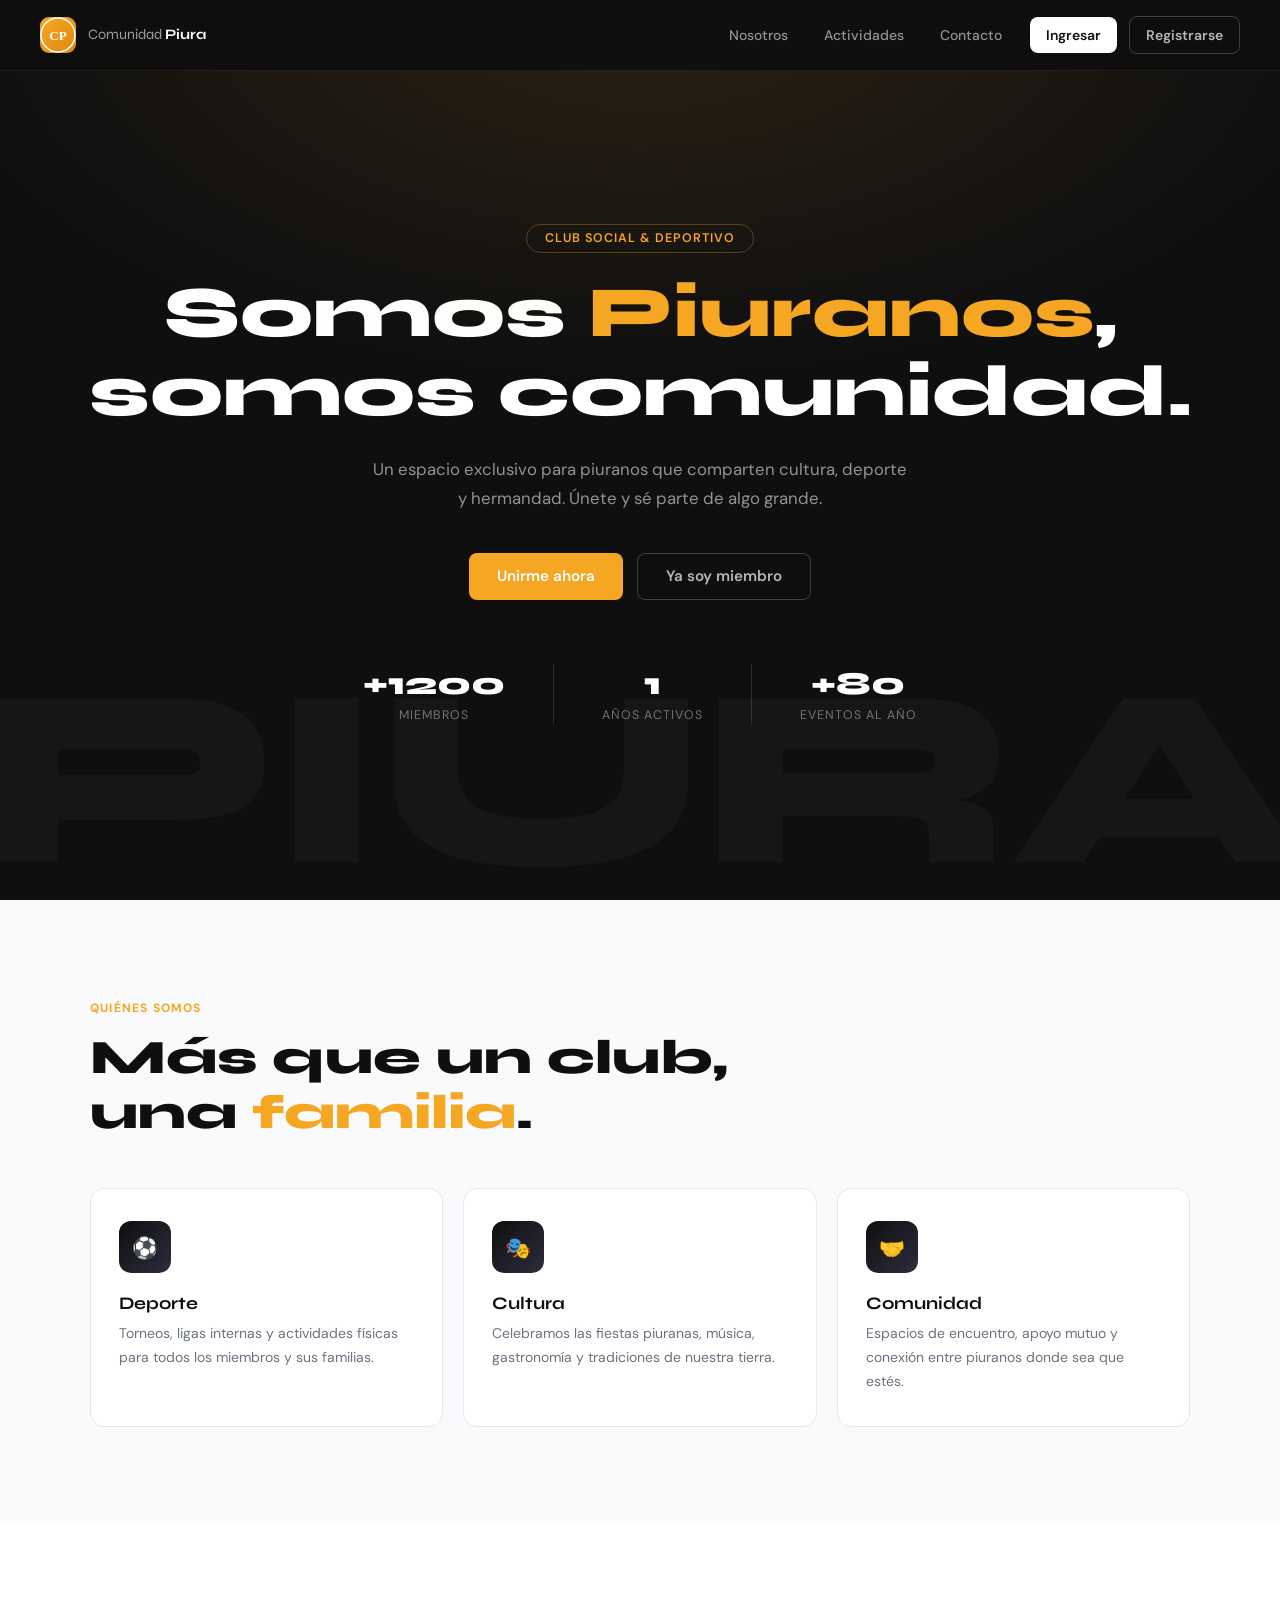
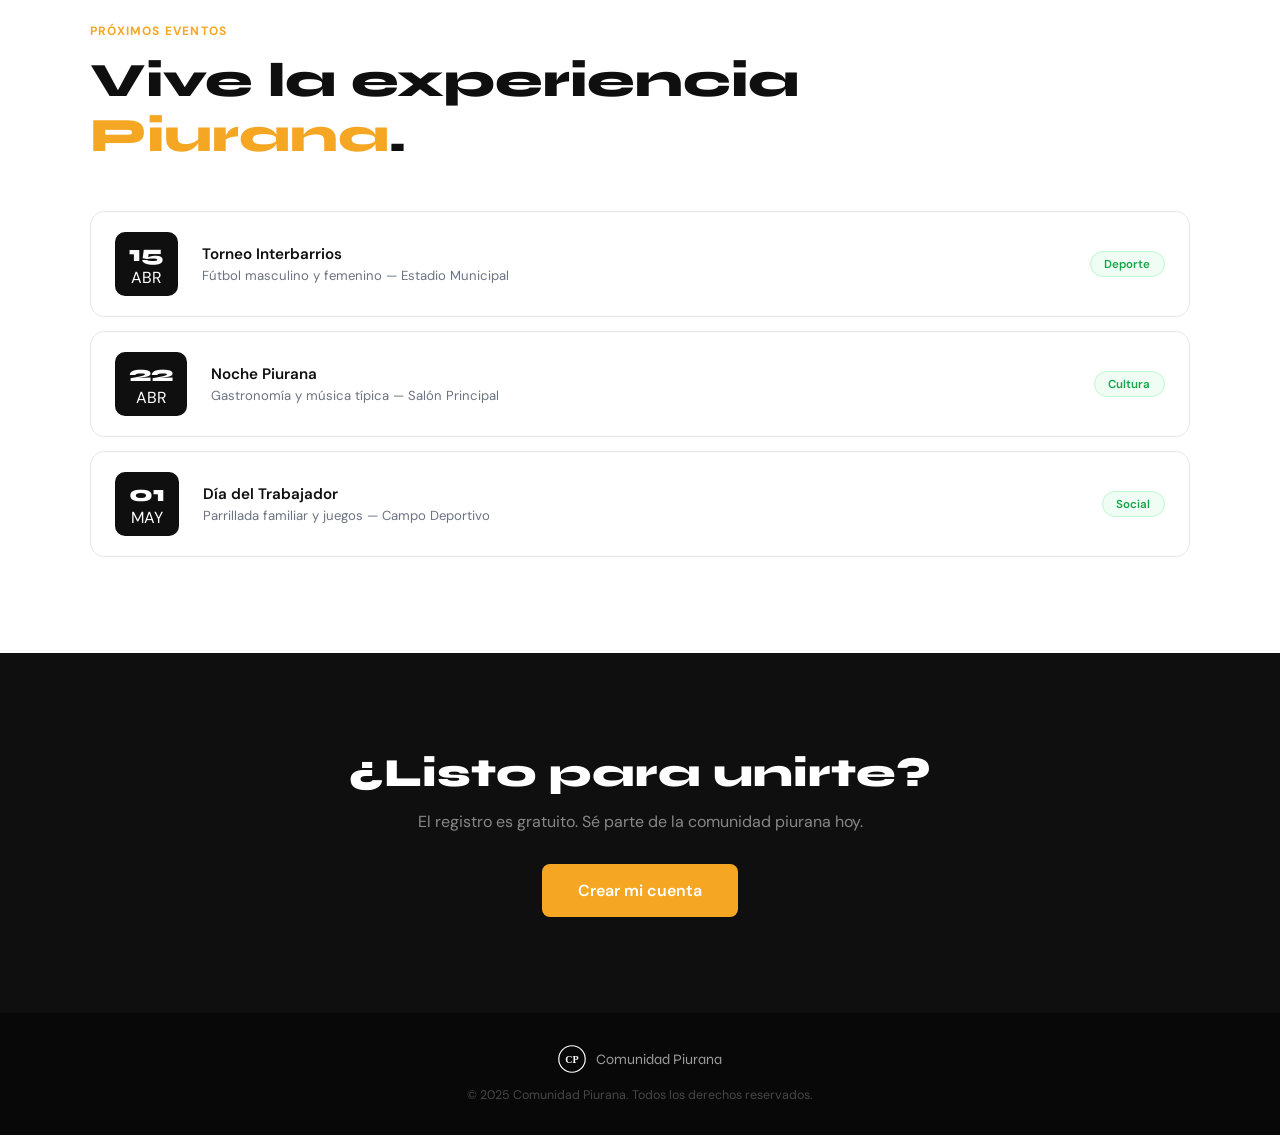
<file: index.html>
<!DOCTYPE html>
<html lang="es">
<head>
  <meta charset="UTF-8" />
  <meta name="viewport" content="width=device-width, initial-scale=1.0"/>
  <title>Comunidad Piura</title>
  <link rel="stylesheet" href="css/index.css" />
  <link href="https://fonts.googleapis.com/css2?family=Syne:wght@400;500;600;700;800&family=DM+Sans:wght@300;400;500;600&display=swap" rel="stylesheet"/>
</head>
<body>

  <!-- ====== NAVBAR ====== -->
  <nav class="navbar">
    <div class="navbar__logo">
      <div class="logo-icon">
        <svg width="36" height="36" viewBox="0 0 36 36" fill="none">
          <circle cx="18" cy="18" r="17" stroke="white" stroke-width="1.5"/>
          <text x="18" y="23" text-anchor="middle" fill="white" font-size="13" font-family="Playfair Display" font-weight="700">CP</text>
        </svg>
      </div>
      <span class="logo-text">Comunidad <strong>Piura</strong></span>
    </div>
    <div class="navbar__links">
      <a href="#nosotros">Nosotros</a>
      <a href="#actividades">Actividades</a>
      <a href="#contacto">Contacto</a>
      <a href="login/login.html" class="btn-nav">Ingresar</a>
      <a href="registro/registro.html" class="btn-nav btn-nav--outline">Registrarse</a>
    </div>
    <button class="navbar__hamburger" id="hamburger">
      <span></span><span></span><span></span>
    </button>
  </nav>

  <!-- ====== HERO ====== -->
  <section class="hero">
    <div class="hero__bg-text">PIURA</div>
    <div class="hero__content">
      <p class="hero__eyebrow">Club Social & Deportivo</p>
      <h1 class="hero__title">Somos <span>Piuranos</span>,<br/>somos comunidad.</h1>
      <p class="hero__subtitle">Un espacio exclusivo para piuranos que comparten cultura, deporte y hermandad. Únete y sé parte de algo grande.</p>
      <div class="hero__buttons">
        <a href="registro/registro.html" class="btn btn--primary">Unirme ahora</a>
        <a href="login/login.html" class="btn btn--ghost">Ya soy miembro</a>
      </div>
    </div>
    <div class="hero__stats">
      <div class="stat"><span class="stat__num">+1200</span><span class="stat__label">Miembros</span></div>
      <div class="stat__divider"></div>
      <div class="stat"><span class="stat__num">1</span><span class="stat__label">Años activos</span></div>
      <div class="stat__divider"></div>
      <div class="stat"><span class="stat__num">+80</span><span class="stat__label">Eventos al año</span></div>
    </div>
  </section>

  <!-- ====== NOSOTROS ====== -->
  <section class="section section--dark" id="nosotros">
    <div class="section__inner">
      <div class="section__label">Quiénes somos</div>
      <h2 class="section__title">Más que un club,<br/>una <em>familia</em>.</h2>
      <div class="cards">
        <div class="card">
          <div class="card__icon">⚽</div>
          <h3>Deporte</h3>
          <p>Torneos, ligas internas y actividades físicas para todos los miembros y sus familias.</p>
        </div>
        <div class="card">
          <div class="card__icon">🎭</div>
          <h3>Cultura</h3>
          <p>Celebramos las fiestas piuranas, música, gastronomía y tradiciones de nuestra tierra.</p>
        </div>
        <div class="card">
          <div class="card__icon">🤝</div>
          <h3>Comunidad</h3>
          <p>Espacios de encuentro, apoyo mutuo y conexión entre piuranos donde sea que estés.</p>
        </div>
      </div>
    </div>
  </section>

  <!-- ====== ACTIVIDADES ====== -->
  <section class="section" id="actividades">
    <div class="section__inner">
      <div class="section__label">Próximos eventos</div>
      <h2 class="section__title">Vive la experiencia<br/><em>Piurana</em>.</h2>
      <div class="events">
        <div class="event">
          <div class="event__date"><span>15</span>ABR</div>
          <div class="event__info">
            <h4>Torneo Interbarrios</h4>
            <p>Fútbol masculino y femenino — Estadio Municipal</p>
          </div>
          <span class="event__tag">Deporte</span>
        </div>
        <div class="event">
          <div class="event__date"><span>22</span>ABR</div>
          <div class="event__info">
            <h4>Noche Piurana</h4>
            <p>Gastronomía y música típica — Salón Principal</p>
          </div>
          <span class="event__tag">Cultura</span>
        </div>
        <div class="event">
          <div class="event__date"><span>01</span>MAY</div>
          <div class="event__info">
            <h4>Día del Trabajador</h4>
            <p>Parrillada familiar y juegos — Campo Deportivo</p>
          </div>
          <span class="event__tag">Social</span>
        </div>
      </div>
    </div>
  </section>

  <!-- ====== CTA ====== -->
  <section class="cta" id="contacto">
    <div class="cta__inner">
      <h2>¿Listo para unirte?</h2>
      <p>El registro es gratuito. Sé parte de la comunidad piurana hoy.</p>
      <a href="registro/registro.html" class="btn btn--primary btn--large">Crear mi cuenta</a>
    </div>
  </section>

  <!-- ====== FOOTER ====== -->
  <footer class="footer">
    <div class="footer__logo">
      <svg width="28" height="28" viewBox="0 0 36 36" fill="none">
        <circle cx="18" cy="18" r="17" stroke="white" stroke-width="1.5"/>
        <text x="18" y="23" text-anchor="middle" fill="white" font-size="13" font-family="Playfair Display" font-weight="700">CP</text>
      </svg>
      <span>Comunidad Piurana</span>
    </div>
    <p class="footer__copy">© 2025 Comunidad Piurana. Todos los derechos reservados.</p>
  </footer>

  <script src="js/index.js"></script>
</body>
</html>
</file>
<file: css/index.css>
/* ============================================================
   COMUNIDAD PIURANA — INDEX CSS (Rediseño 2025)
   Fuentes: Syne + DM Sans  |  Estilo: Moderno, Clean, Bold
   ============================================================ */

*, *::before, *::after { box-sizing: border-box; margin: 0; padding: 0; }

:root {
  --black:   #0f0f10;
  --white:   #ffffff;
  --accent:  #f5a623;
  --gray-50: #f9fafb;
  --gray-100:#f3f4f6;
  --gray-500:#6b7280;
  --gray-800:#1f2937;
  --font-display: 'Syne', sans-serif;
  --font-body:    'DM Sans', sans-serif;
  --radius: 14px;
  --radius-sm: 8px;
}

html { scroll-behavior: smooth; }
body { font-family: var(--font-body); color: var(--black); background: #fff; overflow-x: hidden; }

/* ========== NAVBAR ========== */
.navbar {
  position: fixed; top: 0; left: 0; right: 0; z-index: 100;
  display: flex; align-items: center; justify-content: space-between;
  padding: 1rem 2.5rem;
  background: rgba(15,15,16,.92);
  backdrop-filter: blur(16px);
  border-bottom: 1px solid rgba(255,255,255,.07);
  gap: 1rem;
}
.navbar__logo { display: flex; align-items: center; gap: .75rem; text-decoration: none; }
.logo-icon {
  width: 36px; height: 36px; border-radius: 9px;
  background: linear-gradient(135deg, var(--accent), #e08a0e);
  display: flex; align-items: center; justify-content: center;
  font-family: var(--font-display); font-weight: 800; font-size: .8rem; color: #fff;
}
.logo-text { font-family: var(--font-display); font-size: .9rem; color: rgba(255,255,255,.6); font-weight: 400; }
.logo-text strong { color: #fff; font-weight: 700; }
.navbar__links { display: flex; align-items: center; gap: .25rem; }
.navbar__links a {
  padding: .55rem 1rem; border-radius: var(--radius-sm);
  text-decoration: none; font-size: .875rem;
  color: rgba(255,255,255,.55); font-weight: 500;
  transition: color .18s, background .18s;
}
.navbar__links a:hover { color: #fff; background: rgba(255,255,255,.07); }
.btn-nav {
  background: #fff; color: var(--black) !important;
  font-weight: 600 !important; margin-left: .5rem;
}
.btn-nav:hover { background: var(--accent) !important; color: #fff !important; }
.btn-nav--outline {
  background: transparent !important; color: rgba(255,255,255,.7) !important;
  border: 1.5px solid rgba(255,255,255,.2) !important;
}
.btn-nav--outline:hover { border-color: var(--accent) !important; color: var(--accent) !important; background: transparent !important; }
.navbar__hamburger {
  display: none; background: none; border: none; cursor: pointer;
  flex-direction: column; gap: 5px; padding: .25rem;
}
.navbar__hamburger span {
  display: block; width: 22px; height: 2px;
  background: rgba(255,255,255,.7); border-radius: 99px; transition: all .3s;
}

/* ========== HERO ========== */
.hero {
  min-height: 100vh;
  background: var(--black);
  display: flex; flex-direction: column;
  align-items: center; justify-content: center;
  text-align: center; position: relative; overflow: hidden;
  padding: 8rem 2rem 5rem;
}
.hero::before {
  content: '';
  position: absolute; inset: 0;
  background: radial-gradient(ellipse 80% 60% at 50% 0%, rgba(245,166,35,.12) 0%, transparent 70%);
  pointer-events: none;
}
.hero__bg-text {
  position: absolute; bottom: -2rem; left: 50%; transform: translateX(-50%);
  font-family: var(--font-display); font-size: clamp(8rem, 20vw, 18rem);
  font-weight: 800; color: rgba(255,255,255,.03);
  white-space: nowrap; pointer-events: none; user-select: none; letter-spacing: -.02em;
}
.hero__eyebrow {
  display: inline-block; margin-bottom: 1.25rem;
  padding: .35rem 1.1rem;
  border: 1px solid rgba(245,166,35,.3);
  border-radius: 99px;
  font-size: .78rem; font-weight: 600; letter-spacing: .08em;
  text-transform: uppercase; color: var(--accent);
}
.hero__title {
  font-family: var(--font-display);
  font-size: clamp(2.5rem, 6vw, 4.5rem);
  font-weight: 800; color: #fff; line-height: 1.1;
  margin-bottom: 1.5rem;
}
.hero__title span { color: var(--accent); }
.hero__subtitle {
  font-size: 1.05rem; color: rgba(255,255,255,.55);
  max-width: 540px; margin: 0 auto 2.5rem; line-height: 1.7;
}
.hero__buttons { display: flex; gap: .875rem; justify-content: center; flex-wrap: wrap; margin-bottom: 4rem; }
.btn {
  display: inline-flex; align-items: center; gap: .5rem;
  padding: .8rem 1.75rem; border-radius: var(--radius-sm);
  font-family: var(--font-body); font-size: .95rem; font-weight: 600;
  text-decoration: none; transition: all .2s;
}
.btn--primary { background: var(--accent); color: #fff; }
.btn--primary:hover { background: #e08a0e; transform: translateY(-2px); box-shadow: 0 8px 25px rgba(245,166,35,.35); }
.btn--ghost {
  background: transparent; color: rgba(255,255,255,.7);
  border: 1.5px solid rgba(255,255,255,.2);
}
.btn--ghost:hover { border-color: rgba(255,255,255,.5); color: #fff; }
.btn--large { padding: 1rem 2.25rem; font-size: 1rem; }

.hero__stats {
  display: flex; gap: 3rem; justify-content: center;
  flex-wrap: wrap; position: relative; z-index: 1;
}
.stat { text-align: center; }
.stat__num { font-family: var(--font-display); font-size: 2rem; font-weight: 800; color: #fff; display: block; }
.stat__label { font-size: .78rem; color: rgba(255,255,255,.4); text-transform: uppercase; letter-spacing: .08em; margin-top: .2rem; }
.stat__divider { width: 1px; background: rgba(255,255,255,.12); }

/* ========== SECCIONES ========== */
.section { padding: 6rem 2rem; }
.section--dark { background: #f9fafb; }
.section__inner { max-width: 1100px; margin: 0 auto; }
.section__label {
  display: inline-block; margin-bottom: .875rem;
  font-size: .75rem; font-weight: 700; letter-spacing: .1em;
  text-transform: uppercase; color: var(--accent);
}
.section__title {
  font-family: var(--font-display); font-size: clamp(2rem, 4vw, 3rem);
  font-weight: 800; line-height: 1.15; color: var(--black); margin-bottom: 3rem;
}
.section__title em { color: var(--accent); font-style: normal; }

/* ========== CARDS ========== */
.cards { display: grid; grid-template-columns: repeat(3,1fr); gap: 1.25rem; }
.card {
  background: #fff; border: 1px solid #e5e7eb;
  border-radius: var(--radius); padding: 2rem 1.75rem;
  transition: transform .2s, box-shadow .2s;
}
.card:hover { transform: translateY(-4px); box-shadow: 0 12px 35px rgba(0,0,0,.08); }
.card__icon {
  width: 52px; height: 52px; border-radius: 12px;
  background: linear-gradient(135deg, var(--black), #2d2d3d);
  display: flex; align-items: center; justify-content: center;
  font-size: 1.3rem; margin-bottom: 1.25rem;
}
.card h3 { font-family: var(--font-display); font-size: 1.1rem; font-weight: 700; margin-bottom: .5rem; }
.card p  { font-size: .875rem; color: var(--gray-500); line-height: 1.7; }

/* ========== EVENTOS ========== */
.events { display: flex; flex-direction: column; gap: .875rem; }
.event {
  display: flex; align-items: center; gap: 1.5rem;
  background: #fff; border: 1px solid #e5e7eb; border-radius: var(--radius);
  padding: 1.25rem 1.5rem; transition: transform .2s, box-shadow .2s;
}
.event:hover { transform: translateX(4px); box-shadow: 0 4px 20px rgba(0,0,0,.07); }
.event__date {
  text-align: center; flex-shrink: 0;
  background: var(--black); color: #fff;
  border-radius: 10px; padding: .5rem .875rem; min-width: 54px;
}
.event__date span { font-family: var(--font-display); font-size: 1.4rem; font-weight: 800; display: block; }
.event__date small { font-size: .65rem; text-transform: uppercase; opacity: .6; }
.event__info h4 { font-size: .95rem; font-weight: 600; }
.event__info p  { font-size: .82rem; color: var(--gray-500); margin-top: .2rem; }
.event__tag {
  margin-left: auto; flex-shrink: 0;
  padding: .3rem .85rem; border-radius: 99px;
  font-size: .72rem; font-weight: 600;
  background: #f0fdf4; color: #16a34a; border: 1px solid #bbf7d0;
}

/* ========== CTA ========== */
.cta { background: var(--black); padding: 6rem 2rem; text-align: center; }
.cta__inner { max-width: 600px; margin: 0 auto; }
.cta h2 {
  font-family: var(--font-display); font-size: 2.5rem; font-weight: 800;
  color: #fff; margin-bottom: .875rem;
}
.cta p { color: rgba(255,255,255,.5); font-size: 1rem; margin-bottom: 2rem; }

/* ========== FOOTER ========== */
.footer {
  background: #080809; padding: 2rem;
  display: flex; flex-direction: column; align-items: center; gap: .875rem;
}
.footer__logo {
  display: flex; align-items: center; gap: .625rem;
  font-family: var(--font-display); font-size: .9rem; color: rgba(255,255,255,.6);
}
.footer__copy { font-size: .78rem; color: rgba(255,255,255,.25); }

/* ========== RESPONSIVE ========== */
@media (max-width: 900px) {
  .cards { grid-template-columns: 1fr; }
  .navbar__links { display: none; }
  .navbar__hamburger { display: flex; }
}
@media (max-width: 600px) {
  .hero { padding: 7rem 1.25rem 4rem; }
  .hero__stats { gap: 1.75rem; }
  .stat__divider { display: none; }
  .event { flex-wrap: wrap; }
  .event__tag { margin-left: 0; }
  .navbar { padding: .875rem 1.25rem; }
}
</file>
